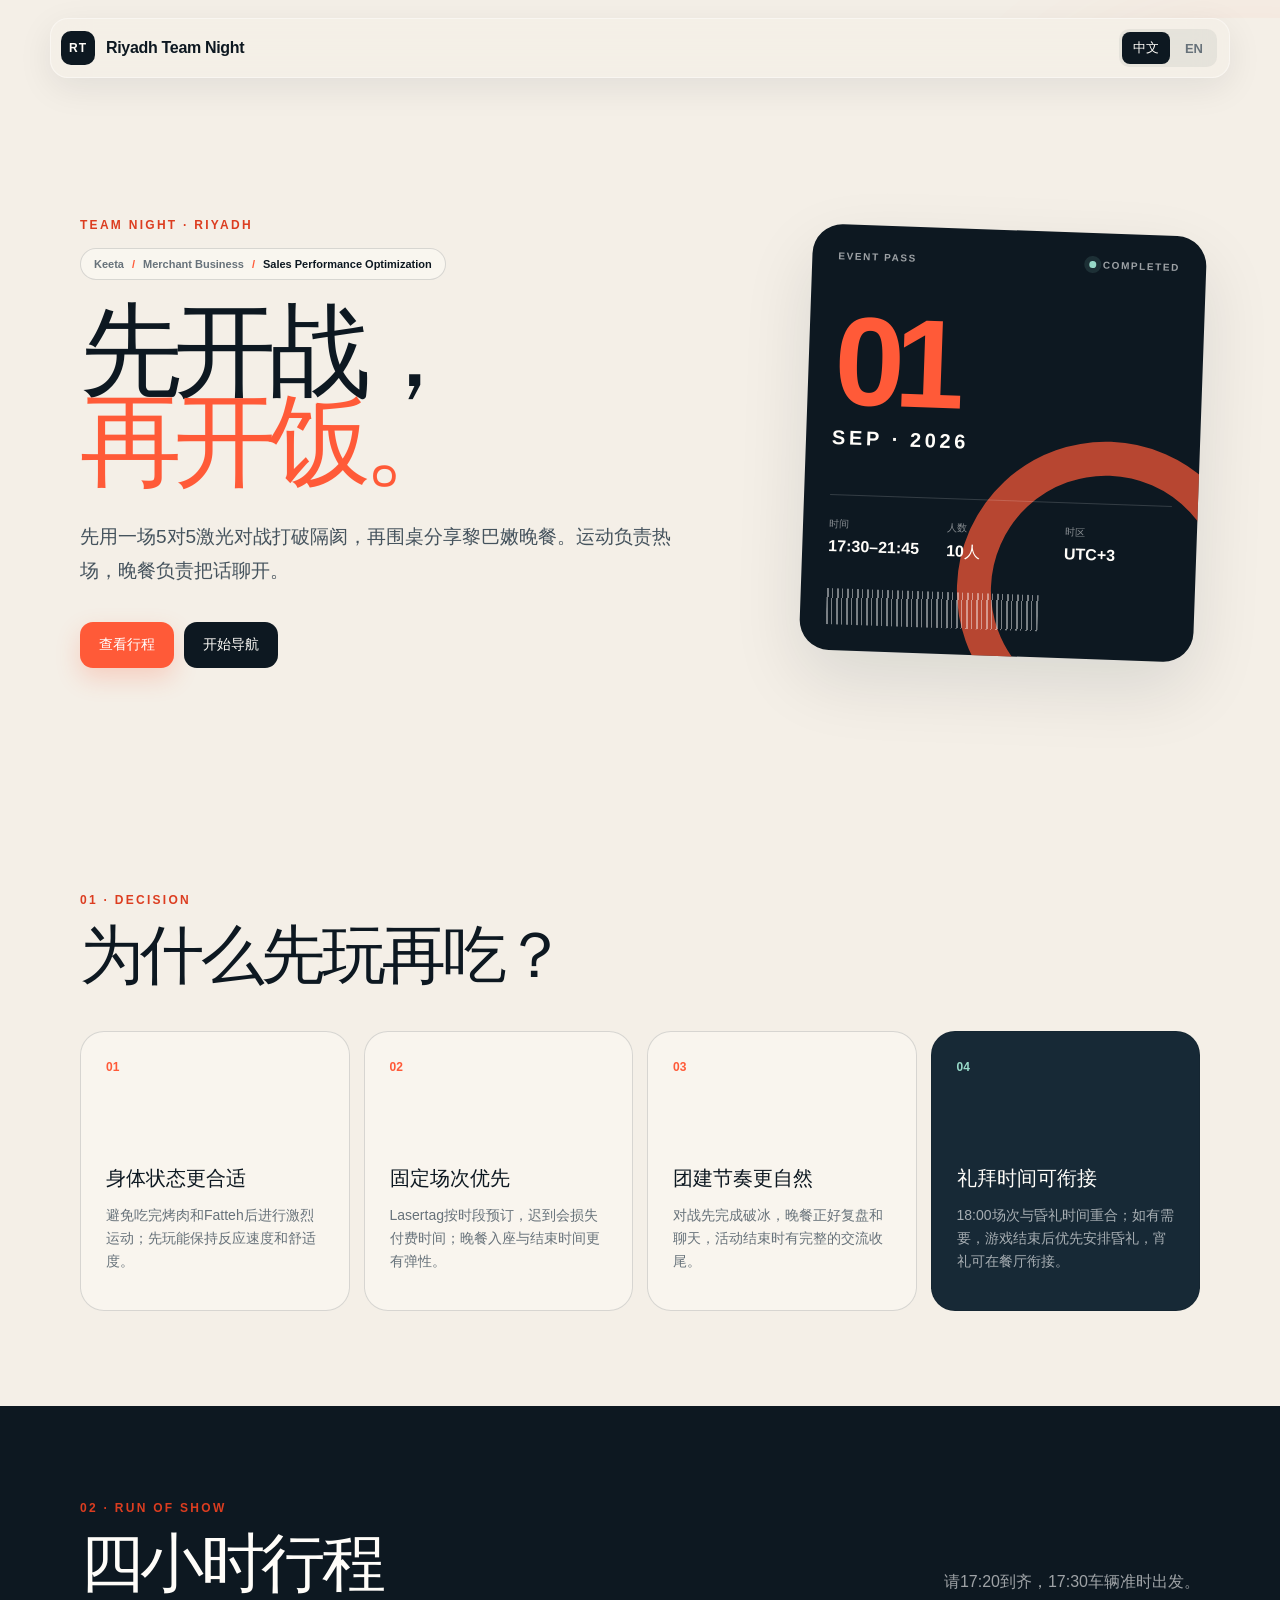
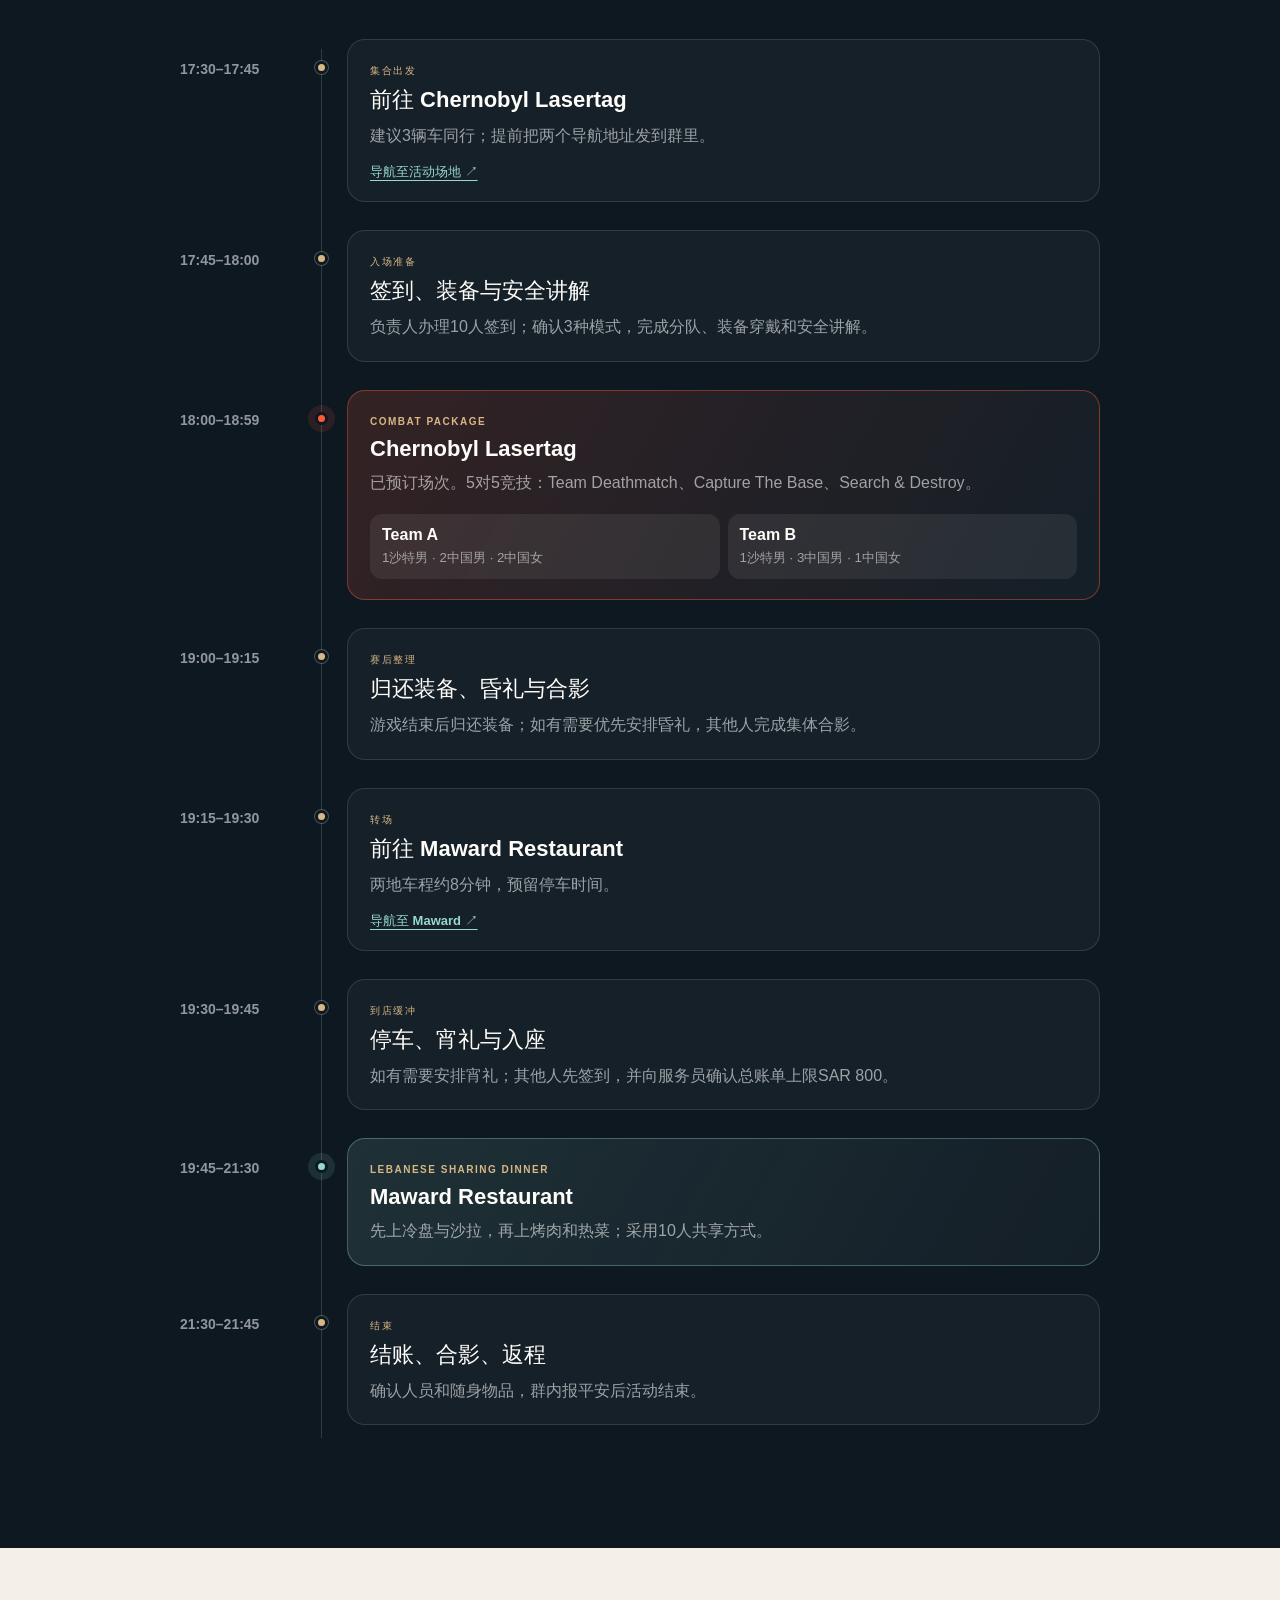
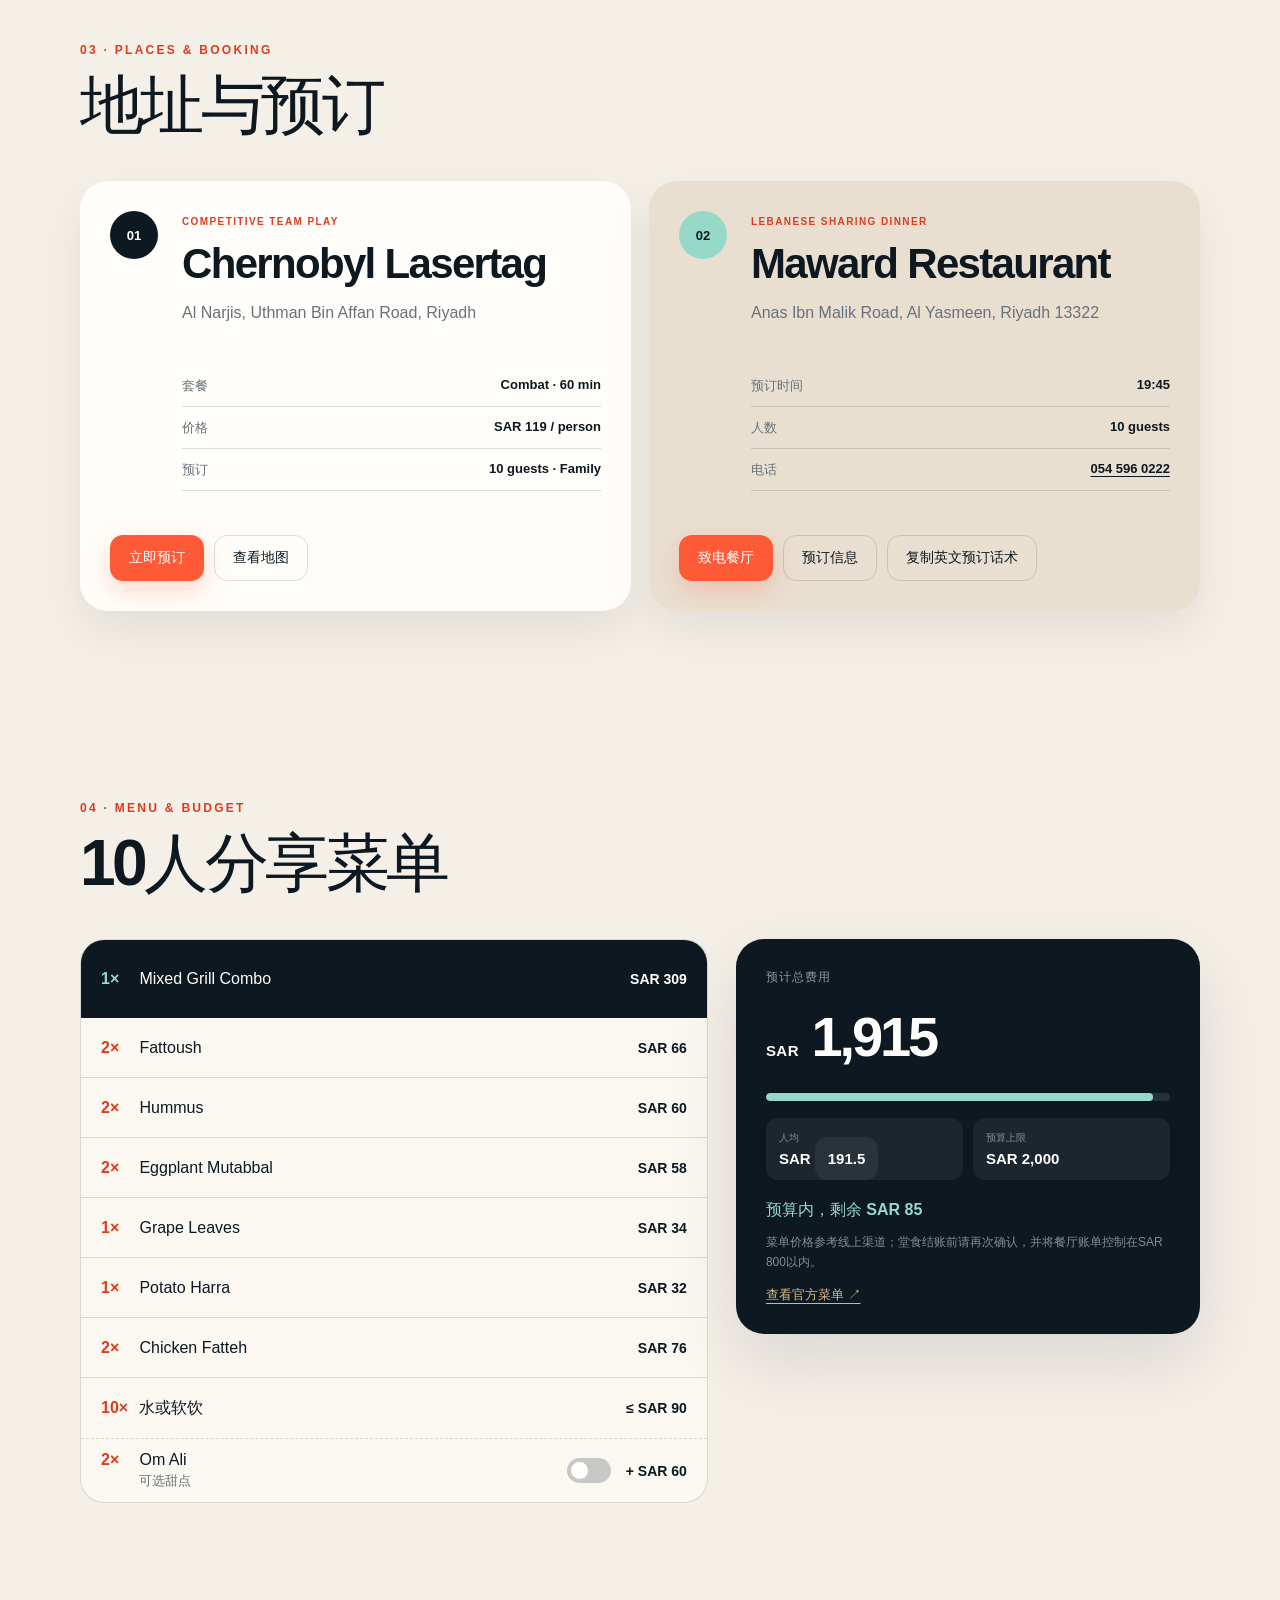
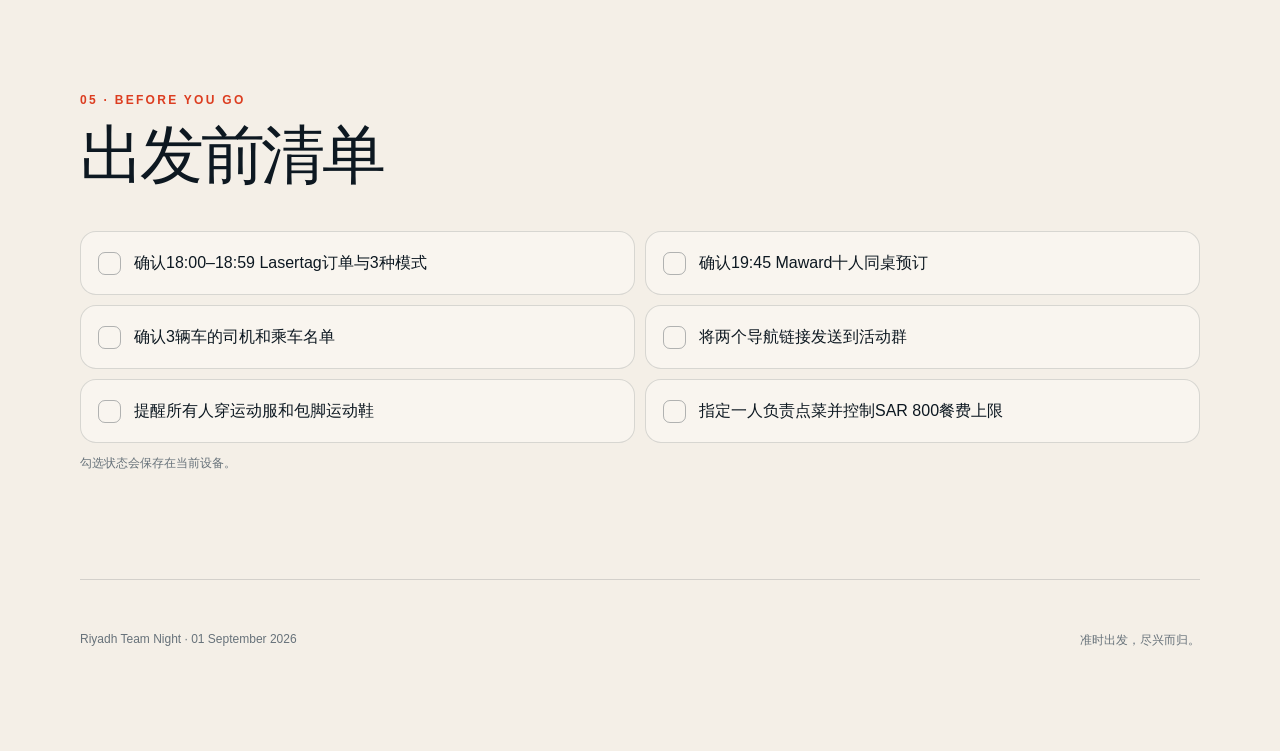
<file: index.html>
<!doctype html>
<html lang="zh-CN">
  <head>
    <meta charset="UTF-8" />
    <meta name="viewport" content="width=device-width, initial-scale=1.0" />
    <meta name="theme-color" content="#0d1821" />
    <meta
      name="description"
      content="2026年9月1日利雅得团队建设活动攻略：Chernobyl Lasertag 与 Maward Lebanese Dinner。"
    />
    <title>Riyadh Team Night · 团建活动攻略</title>
    <link rel="stylesheet" href="styles.css" />
    <script src="app.js" defer></script>
  </head>
  <body>
    <div class="ambient ambient-one"></div>
    <div class="ambient ambient-two"></div>

    <header class="site-header">
      <a class="brand" href="#top" aria-label="Riyadh Team Night home">
        <span class="brand-mark">RT</span>
        <span>Riyadh Team Night</span>
      </a>
      <nav class="header-actions" aria-label="Page tools">
        <button class="language-button is-active" data-language="zh" type="button">中文</button>
        <button class="language-button" data-language="en" type="button">EN</button>
      </nav>
    </header>

    <main id="top">
      <section class="hero section-shell">
        <div class="hero-copy">
          <p class="eyebrow" data-i18n="heroEyebrow">TEAM NIGHT · RIYADH</p>
          <div class="org-path" aria-label="Organization">
            <span>Keeta</span>
            <i>/</i>
            <span>Merchant Business</span>
            <i>/</i>
            <strong>Sales Performance Optimization</strong>
          </div>
          <h1 data-i18n="heroTitle">先开战，<br /><span>再开饭。</span></h1>
          <p class="hero-lead" data-i18n="heroLead">
            先用一场5对5激光对战打破隔阂，再围桌分享黎巴嫩晚餐。运动负责热场，晚餐负责把话聊开。
          </p>
          <div class="hero-actions">
            <a class="button button-primary" href="#schedule" data-i18n="viewSchedule">查看行程</a>
            <a
              class="button button-secondary"
              href="https://www.google.com/maps/dir/?api=1&origin=24.828769,46.651329&destination=Chernobyl%20Lasertag%2C%20Riyadh&travelmode=driving"
              target="_blank"
              rel="noreferrer"
              data-i18n="startNavigation"
            >开始导航</a>
          </div>
        </div>

        <aside class="event-pass" aria-label="Event summary">
          <div class="pass-topline">
            <span data-i18n="eventPass">EVENT PASS</span>
            <span class="live-dot"><i></i><span data-countdown>READY</span></span>
          </div>
          <p class="pass-date">01</p>
          <p class="pass-month">SEP · 2026</p>
          <dl class="pass-details">
            <div>
              <dt data-i18n="timeLabel">时间</dt>
              <dd>17:30–21:45</dd>
            </div>
            <div>
              <dt data-i18n="peopleLabel">人数</dt>
              <dd data-i18n="peopleValue">10人</dd>
            </div>
            <div>
              <dt data-i18n="timezoneLabel">时区</dt>
              <dd>UTC+3</dd>
            </div>
          </dl>
          <div class="barcode" aria-hidden="true"></div>
        </aside>
      </section>

      <section class="decision section-shell" aria-labelledby="decision-title">
        <div class="section-heading">
          <p class="section-kicker">01 · DECISION</p>
          <h2 id="decision-title" data-i18n="decisionTitle">为什么先玩再吃？</h2>
        </div>
        <div class="decision-grid">
          <article class="reason-card">
            <span class="reason-number">01</span>
            <h3 data-i18n="reasonOneTitle">身体状态更合适</h3>
            <p data-i18n="reasonOneBody">避免吃完烤肉和Fatteh后进行激烈运动；先玩能保持反应速度和舒适度。</p>
          </article>
          <article class="reason-card">
            <span class="reason-number">02</span>
            <h3 data-i18n="reasonTwoTitle">固定场次优先</h3>
            <p data-i18n="reasonTwoBody">Lasertag按时段预订，迟到会损失付费时间；晚餐入座与结束时间更有弹性。</p>
          </article>
          <article class="reason-card">
            <span class="reason-number">03</span>
            <h3 data-i18n="reasonThreeTitle">团建节奏更自然</h3>
            <p data-i18n="reasonThreeBody">对战先完成破冰，晚餐正好复盘和聊天，活动结束时有完整的交流收尾。</p>
          </article>
          <article class="reason-card prayer-card">
            <span class="reason-number">04</span>
            <h3 data-i18n="reasonFourTitle">礼拜时间可衔接</h3>
            <p data-i18n="reasonFourBody">18:00场次与昏礼时间重合；如有需要，游戏结束后优先安排昏礼，宵礼可在餐厅衔接。</p>
          </article>
        </div>
      </section>

      <section class="schedule section-shell" id="schedule" aria-labelledby="schedule-title">
        <div class="section-heading schedule-heading">
          <div>
            <p class="section-kicker">02 · RUN OF SHOW</p>
            <h2 id="schedule-title" data-i18n="scheduleTitle">四小时行程</h2>
          </div>
          <p class="section-note" data-i18n="scheduleNote">请17:20到齐，17:30车辆准时出发。</p>
        </div>

        <div class="timeline">
          <article class="timeline-item is-transit">
            <time>17:30–17:45</time>
            <div class="timeline-dot"></div>
            <div class="timeline-card">
              <span class="tag" data-i18n="transitTag">集合出发</span>
              <h3 data-i18n="departTitle">前往 Chernobyl Lasertag</h3>
              <p data-i18n="departBody">建议3辆车同行；提前把两个导航地址发到群里。</p>
              <a href="https://www.google.com/maps/dir/?api=1&origin=24.828769,46.651329&destination=Chernobyl%20Lasertag%2C%20Riyadh&travelmode=driving" target="_blank" rel="noreferrer" data-i18n="navActivity">导航至活动场地 ↗</a>
            </div>
          </article>

          <article class="timeline-item">
            <time>17:45–18:00</time>
            <div class="timeline-dot"></div>
            <div class="timeline-card">
              <span class="tag" data-i18n="prepareTag">入场准备</span>
              <h3 data-i18n="checkinTitle">签到、装备与安全讲解</h3>
              <p data-i18n="checkinBody">负责人办理10人签到；确认3种模式，完成分队、装备穿戴和安全讲解。</p>
            </div>
          </article>

          <article class="timeline-item is-highlight">
            <time>18:00–18:59</time>
            <div class="timeline-dot"></div>
            <div class="timeline-card">
              <span class="tag">COMBAT PACKAGE</span>
              <h3>Chernobyl Lasertag</h3>
              <p data-i18n="gameBody">已预订场次。5对5竞技：Team Deathmatch、Capture The Base、Search &amp; Destroy。</p>
              <div class="team-split">
                <span><b>Team A</b><small data-i18n="teamA">1沙特男 · 2中国男 · 2中国女</small></span>
                <span><b>Team B</b><small data-i18n="teamB">1沙特男 · 3中国男 · 1中国女</small></span>
              </div>
            </div>
          </article>

          <article class="timeline-item is-transit">
            <time>19:00–19:15</time>
            <div class="timeline-dot"></div>
            <div class="timeline-card">
              <span class="tag" data-i18n="transferTag">赛后整理</span>
              <h3 data-i18n="transferTitle">归还装备、昏礼与合影</h3>
              <p data-i18n="transferBody">游戏结束后归还装备；如有需要优先安排昏礼，其他人完成集体合影。</p>
            </div>
          </article>

          <article class="timeline-item">
            <time>19:15–19:30</time>
            <div class="timeline-dot"></div>
            <div class="timeline-card">
              <span class="tag" data-i18n="arrivalTag">转场</span>
              <h3 data-i18n="arrivalTitle">前往 Maward Restaurant</h3>
              <p data-i18n="arrivalBody">两地车程约8分钟，预留停车时间。</p>
              <a href="https://www.google.com/maps/dir/?api=1&origin=Chernobyl%20Lasertag%2C%20Riyadh&destination=Maward%20Restaurant%20Al%20Yasmeen%2C%20Riyadh&travelmode=driving" target="_blank" rel="noreferrer" data-i18n="navDinner">导航至 Maward ↗</a>
            </div>
          </article>

          <article class="timeline-item">
            <time>19:30–19:45</time>
            <div class="timeline-dot"></div>
            <div class="timeline-card">
              <span class="tag" data-i18n="seatTag">到店缓冲</span>
              <h3 data-i18n="seatTitle">停车、宵礼与入座</h3>
              <p data-i18n="seatBody">如有需要安排宵礼；其他人先签到，并向服务员确认总账单上限SAR 800。</p>
            </div>
          </article>

          <article class="timeline-item is-highlight is-dinner">
            <time>19:45–21:30</time>
            <div class="timeline-dot"></div>
            <div class="timeline-card">
              <span class="tag">LEBANESE SHARING DINNER</span>
              <h3>Maward Restaurant</h3>
              <p data-i18n="dinnerBody">先上冷盘与沙拉，再上烤肉和热菜；采用10人共享方式。</p>
            </div>
          </article>

          <article class="timeline-item">
            <time>21:30–21:45</time>
            <div class="timeline-dot"></div>
            <div class="timeline-card">
              <span class="tag" data-i18n="finishTag">结束</span>
              <h3 data-i18n="finishTitle">结账、合影、返程</h3>
              <p data-i18n="finishBody">确认人员和随身物品，群内报平安后活动结束。</p>
            </div>
          </article>
        </div>
      </section>

      <section class="places section-shell" aria-labelledby="places-title">
        <div class="section-heading">
          <p class="section-kicker">03 · PLACES &amp; BOOKING</p>
          <h2 id="places-title" data-i18n="placesTitle">地址与预订</h2>
        </div>
        <div class="place-grid">
          <article class="place-card activity-place">
            <div class="place-number">01</div>
            <div>
              <p class="place-type">COMPETITIVE TEAM PLAY</p>
              <h3>Chernobyl Lasertag</h3>
              <p class="address">Al Narjis, Uthman Bin Affan Road, Riyadh</p>
              <dl class="place-facts">
                <div><dt data-i18n="packageLabel">套餐</dt><dd>Combat · 60 min</dd></div>
                <div><dt data-i18n="priceLabel">价格</dt><dd>SAR 119 / person</dd></div>
                <div><dt data-i18n="bookingLabel">预订</dt><dd>10 guests · Family</dd></div>
              </dl>
            </div>
            <div class="place-actions">
              <a class="button button-primary" href="https://www.chernobylarena.com/booking/?package=16002" target="_blank" rel="noreferrer" data-i18n="bookNow">立即预订</a>
              <a class="button button-quiet" href="https://www.google.com/maps/search/?api=1&query=Chernobyl%20Lasertag%2C%20Riyadh" target="_blank" rel="noreferrer" data-i18n="openMap">查看地图</a>
            </div>
          </article>

          <article class="place-card dinner-place">
            <div class="place-number">02</div>
            <div>
              <p class="place-type">LEBANESE SHARING DINNER</p>
              <h3>Maward Restaurant</h3>
              <p class="address">Anas Ibn Malik Road, Al Yasmeen, Riyadh 13322</p>
              <dl class="place-facts">
                <div><dt data-i18n="reservationTime">预订时间</dt><dd>19:45</dd></div>
                <div><dt data-i18n="partySize">人数</dt><dd>10 guests</dd></div>
                <div><dt data-i18n="phoneLabel">电话</dt><dd><a href="tel:+966545960222">054 596 0222</a></dd></div>
              </dl>
            </div>
            <div class="place-actions">
              <a class="button button-primary" href="tel:+966545960222" data-i18n="callRestaurant">致电餐厅</a>
              <a class="button button-quiet" href="https://www.ma-ward.com/reservations.html" target="_blank" rel="noreferrer" data-i18n="reservationInfo">预订信息</a>
              <button class="button button-quiet" type="button" data-copy-booking data-i18n="copyMessage">复制英文预订话术</button>
            </div>
          </article>
        </div>
      </section>

      <section class="menu-budget section-shell" aria-labelledby="budget-title">
        <div class="section-heading">
          <p class="section-kicker">04 · MENU &amp; BUDGET</p>
          <h2 id="budget-title" data-i18n="budgetTitle">10人分享菜单</h2>
        </div>
        <div class="budget-layout">
          <div class="menu-list">
            <div class="menu-row menu-featured"><span><b>1×</b> Mixed Grill Combo</span><strong>SAR 309</strong></div>
            <div class="menu-row"><span><b>2×</b> Fattoush</span><strong>SAR 66</strong></div>
            <div class="menu-row"><span><b>2×</b> Hummus</span><strong>SAR 60</strong></div>
            <div class="menu-row"><span><b>2×</b> Eggplant Mutabbal</span><strong>SAR 58</strong></div>
            <div class="menu-row"><span><b>1×</b> Grape Leaves</span><strong>SAR 34</strong></div>
            <div class="menu-row"><span><b>1×</b> Potato Harra</span><strong>SAR 32</strong></div>
            <div class="menu-row"><span><b>2×</b> Chicken Fatteh</span><strong>SAR 76</strong></div>
            <div class="menu-row"><span><b>10×</b> <span data-i18n="drinks">水或软饮</span></span><strong>≤ SAR 90</strong></div>
            <label class="dessert-toggle">
              <span><b>2×</b> Om Ali <small data-i18n="optionalDessert">可选甜点</small></span>
              <span class="switch"><input type="checkbox" data-dessert-toggle /><i></i></span>
              <strong>+ SAR 60</strong>
            </label>
          </div>

          <aside class="budget-card">
            <p class="budget-label" data-i18n="estimatedTotal">预计总费用</p>
            <p class="budget-total"><small>SAR</small> <span data-total>1,915</span></p>
            <div class="budget-meter"><i data-budget-bar></i></div>
            <div class="budget-meta">
              <span><small data-i18n="perPerson">人均</small><b>SAR <span data-per-person>191.5</span></b></span>
              <span><small data-i18n="budgetCap">预算上限</small><b>SAR 2,000</b></span>
            </div>
            <p class="budget-status" data-budget-status data-i18n="withinBudget">预算内，剩余 SAR 85</p>
            <p class="budget-disclaimer" data-i18n="priceDisclaimer">菜单价格参考线上渠道；堂食结账前请再次确认，并将餐厅账单控制在SAR 800以内。</p>
            <a href="https://www.ma-ward.com/restaurant-menu.html" target="_blank" rel="noreferrer" data-i18n="viewMenu">查看官方菜单 ↗</a>
          </aside>
        </div>
      </section>

      <section class="checklist section-shell" aria-labelledby="checklist-title">
        <div class="section-heading">
          <p class="section-kicker">05 · BEFORE YOU GO</p>
          <h2 id="checklist-title" data-i18n="checklistTitle">出发前清单</h2>
        </div>
        <div class="checklist-grid">
          <label><input type="checkbox" data-check="laser-booking" /><i></i><span data-i18n="checkOne">确认18:00–18:59 Lasertag订单与3种模式</span></label>
          <label><input type="checkbox" data-check="restaurant-booking" /><i></i><span data-i18n="checkTwo">确认19:45 Maward十人同桌预订</span></label>
          <label><input type="checkbox" data-check="drivers" /><i></i><span data-i18n="checkThree">确认3辆车的司机和乘车名单</span></label>
          <label><input type="checkbox" data-check="maps" /><i></i><span data-i18n="checkFour">将两个导航链接发送到活动群</span></label>
          <label><input type="checkbox" data-check="clothing" /><i></i><span data-i18n="checkFive">提醒所有人穿运动服和包脚运动鞋</span></label>
          <label><input type="checkbox" data-check="budget" /><i></i><span data-i18n="checkSix">指定一人负责点菜并控制SAR 800餐费上限</span></label>
        </div>
        <p class="saved-note" data-i18n="savedNote">勾选状态会保存在当前设备。</p>
      </section>
    </main>

    <footer>
      <p>Riyadh Team Night · 01 September 2026</p>
      <p data-i18n="footerNote">准时出发，尽兴而归。</p>
    </footer>

    <div class="mobile-actions" aria-label="Quick actions">
      <a href="https://www.google.com/maps/dir/?api=1&origin=24.828769,46.651329&destination=Chernobyl%20Lasertag%2C%20Riyadh&travelmode=driving" target="_blank" rel="noreferrer" data-i18n="navigationShort">导航</a>
      <a href="https://www.chernobylarena.com/booking/?package=16002" target="_blank" rel="noreferrer" data-i18n="bookingShort">预订</a>
      <a href="tel:+966545960222" data-i18n="callShort">电话</a>
    </div>

    <div class="toast" role="status" aria-live="polite" data-toast></div>
  </body>
</html>
</file>
<file: styles.css>
:root {
  --ink: #0d1821;
  --ink-soft: #172936;
  --paper: #f4efe7;
  --paper-deep: #e9dfd0;
  --sand: #d9b785;
  --signal: #ff5a38;
  --signal-dark: #dc3d20;
  --mint: #97d9c8;
  --white: #fffdf9;
  --muted: #67727a;
  --line: rgba(13, 24, 33, 0.14);
  --radius: 24px;
  --shadow: 0 28px 70px rgba(13, 24, 33, 0.11);
  font-family: Inter, ui-sans-serif, -apple-system, BlinkMacSystemFont, "Segoe UI", "PingFang SC", "Microsoft YaHei", sans-serif;
  color: var(--ink);
  background: var(--paper);
  font-synthesis: none;
}

* { box-sizing: border-box; }
html { scroll-behavior: smooth; }
body { margin: 0; min-width: 320px; overflow-x: hidden; background: var(--paper); }
a { color: inherit; }
button, input { font: inherit; }
button, a { -webkit-tap-highlight-color: transparent; }

.ambient {
  position: fixed;
  z-index: -1;
  width: 420px;
  height: 420px;
  border-radius: 50%;
  filter: blur(90px);
  opacity: 0.18;
  pointer-events: none;
}
.ambient-one { top: 80px; right: -180px; background: var(--signal); }
.ambient-two { top: 850px; left: -250px; background: var(--mint); }

.site-header {
  position: sticky;
  top: 0;
  z-index: 20;
  display: flex;
  justify-content: space-between;
  align-items: center;
  width: min(1180px, calc(100% - 40px));
  margin: 18px auto 0;
  padding: 10px 12px 10px 10px;
  border: 1px solid rgba(255,255,255,.44);
  border-radius: 18px;
  background: rgba(244, 239, 231, 0.82);
  backdrop-filter: blur(18px);
  box-shadow: 0 10px 35px rgba(13,24,33,.08);
}
.brand { display: flex; align-items: center; gap: 11px; text-decoration: none; font-weight: 800; letter-spacing: -.02em; }
.brand-mark { display: grid; place-items: center; width: 34px; height: 34px; color: var(--white); background: var(--ink); border-radius: 10px; font-size: 12px; letter-spacing: .08em; }
.header-actions { display: flex; gap: 4px; padding: 3px; border-radius: 10px; background: rgba(13,24,33,.06); }
.language-button { border: 0; padding: 7px 11px; border-radius: 8px; color: var(--muted); background: transparent; cursor: pointer; font-size: 13px; font-weight: 700; }
.language-button.is-active { color: var(--white); background: var(--ink); }

.section-shell { width: min(1120px, calc(100% - 40px)); margin: 0 auto; }
.hero { display: grid; grid-template-columns: 1.25fr .75fr; align-items: center; gap: 70px; min-height: 720px; padding: 95px 0 85px; }
.eyebrow, .section-kicker { margin: 0 0 16px; color: var(--signal-dark); font-size: 12px; font-weight: 900; letter-spacing: .19em; }
.org-path { display: flex; flex-wrap: wrap; align-items: center; gap: 8px; width: fit-content; max-width: 100%; margin: 0 0 26px; padding: 9px 13px; border: 1px solid var(--line); border-radius: 999px; color: var(--muted); background: rgba(255,253,249,.48); font-size: 11px; font-weight: 700; }
.org-path i { color: var(--signal); font-style: normal; }
.org-path strong { color: var(--ink); }
.hero h1 { margin: 0; font-size: clamp(62px, 8vw, 112px); line-height: .88; letter-spacing: -.075em; }
.hero h1 span { color: var(--signal); }
.hero-lead { max-width: 600px; margin: 34px 0 0; color: #45535d; font-size: 19px; line-height: 1.8; }
.hero-actions, .place-actions { display: flex; flex-wrap: wrap; gap: 10px; margin-top: 34px; }
.button { display: inline-flex; align-items: center; justify-content: center; min-height: 46px; padding: 0 18px; border: 1px solid transparent; border-radius: 13px; text-decoration: none; font-size: 14px; font-weight: 800; cursor: pointer; transition: transform .2s ease, box-shadow .2s ease, background .2s ease; }
.button:hover { transform: translateY(-2px); }
.button-primary { color: white; background: var(--signal); box-shadow: 0 10px 25px rgba(255,90,56,.22); }
.button-primary:hover { background: var(--signal-dark); }
.button-secondary { color: var(--white); background: var(--ink); }
.button-quiet { border-color: var(--line); color: var(--ink); background: transparent; }

.event-pass { position: relative; overflow: hidden; padding: 26px; color: var(--white); background: var(--ink); border-radius: 30px; box-shadow: var(--shadow); transform: rotate(2deg); }
.event-pass::after { content: ""; position: absolute; right: -60px; bottom: -80px; width: 230px; height: 230px; border: 34px solid rgba(255,90,56,.7); border-radius: 50%; }
.pass-topline { display: flex; justify-content: space-between; color: rgba(255,255,255,.6); font-size: 10px; font-weight: 800; letter-spacing: .16em; }
.live-dot { display: flex; align-items: center; gap: 7px; }
.live-dot i { width: 7px; height: 7px; border-radius: 50%; background: var(--mint); box-shadow: 0 0 0 5px rgba(151,217,200,.12); }
.pass-date { margin: 50px 0 -12px; color: var(--signal); font-size: 126px; font-weight: 900; line-height: .8; letter-spacing: -.08em; }
.pass-month { margin: 26px 0 45px; font-size: 20px; font-weight: 800; letter-spacing: .18em; }
.pass-details { position: relative; z-index: 1; display: grid; grid-template-columns: repeat(3, 1fr); gap: 12px; padding-top: 22px; border-top: 1px solid rgba(255,255,255,.16); }
.pass-details dt { color: rgba(255,255,255,.5); font-size: 10px; text-transform: uppercase; }
.pass-details dd { margin: 6px 0 0; font-weight: 800; }
.barcode { position: relative; z-index: 1; width: 62%; height: 36px; margin-top: 30px; opacity: .45; background: repeating-linear-gradient(90deg, #fff 0 2px, transparent 2px 5px, #fff 5px 6px, transparent 6px 10px); }

.decision, .schedule, .places, .menu-budget, .checklist { padding: 95px 0; }
.section-heading { margin-bottom: 44px; }
.section-heading h2 { max-width: 760px; margin: 0; font-size: clamp(38px, 5vw, 66px); line-height: 1; letter-spacing: -.055em; }
.decision-grid { display: grid; grid-template-columns: repeat(4, 1fr); gap: 14px; }
.reason-card { min-height: 280px; padding: 25px; border: 1px solid var(--line); border-radius: var(--radius); background: rgba(255,253,249,.44); }
.reason-card:hover { background: var(--white); box-shadow: 0 18px 40px rgba(13,24,33,.08); transform: translateY(-3px); transition: .25s ease; }
.reason-number { color: var(--signal); font-size: 12px; font-weight: 900; }
.reason-card h3 { margin: 90px 0 12px; font-size: 20px; }
.reason-card p { margin: 0; color: var(--muted); line-height: 1.65; font-size: 14px; }
.prayer-card { color: var(--white); background: var(--ink-soft); }
.prayer-card:hover { background: var(--ink); }
.prayer-card p { color: rgba(255,255,255,.62); }
.prayer-card .reason-number { color: var(--mint); }

.schedule { width: 100%; max-width: none; padding-left: max(20px, calc((100% - 1120px)/2)); padding-right: max(20px, calc((100% - 1120px)/2)); background: var(--ink); color: var(--white); }
.schedule-heading { display: flex; align-items: flex-end; justify-content: space-between; gap: 35px; }
.section-note { max-width: 390px; margin: 0; color: rgba(255,255,255,.6); line-height: 1.7; }
.timeline { position: relative; max-width: 920px; margin: 0 auto; }
.timeline::before { content: ""; position: absolute; top: 10px; bottom: 15px; left: 141px; width: 1px; background: rgba(255,255,255,.15); }
.timeline-item { position: relative; display: grid; grid-template-columns: 115px 24px 1fr; gap: 14px; padding: 0 0 28px; }
.timeline-item time { padding-top: 22px; color: rgba(255,255,255,.55); font-size: 14px; font-weight: 800; font-variant-numeric: tabular-nums; }
.timeline-dot { position: relative; z-index: 1; width: 13px; height: 13px; margin: 22px auto 0; border: 3px solid var(--ink); border-radius: 50%; background: var(--sand); box-shadow: 0 0 0 1px rgba(255,255,255,.25); }
.timeline-card { padding: 20px 22px; border: 1px solid rgba(255,255,255,.12); border-radius: 18px; background: rgba(255,255,255,.035); }
.timeline-card h3 { margin: 7px 0 8px; font-size: 22px; }
.timeline-card p { margin: 0; color: rgba(255,255,255,.58); line-height: 1.65; }
.timeline-card a { display: inline-block; margin-top: 14px; color: var(--mint); font-size: 13px; font-weight: 800; text-underline-offset: 4px; }
.tag { color: var(--sand); font-size: 10px; font-weight: 900; letter-spacing: .15em; }
.is-highlight .timeline-dot { background: var(--signal); box-shadow: 0 0 0 7px rgba(255,90,56,.13); }
.is-highlight .timeline-card { border-color: rgba(255,90,56,.42); background: linear-gradient(120deg, rgba(255,90,56,.16), rgba(255,255,255,.03)); }
.is-dinner .timeline-dot { background: var(--mint); box-shadow: 0 0 0 7px rgba(151,217,200,.12); }
.is-dinner .timeline-card { border-color: rgba(151,217,200,.35); background: linear-gradient(120deg, rgba(151,217,200,.13), rgba(255,255,255,.03)); }
.team-split { display: grid; grid-template-columns: 1fr 1fr; gap: 8px; margin-top: 18px; }
.team-split span { padding: 12px; border-radius: 12px; background: rgba(255,255,255,.07); }
.team-split b, .team-split small { display: block; }
.team-split small { margin-top: 5px; color: rgba(255,255,255,.55); }

.place-grid { display: grid; grid-template-columns: 1fr 1fr; gap: 18px; }
.place-card { display: grid; grid-template-columns: auto 1fr; gap: 24px; min-height: 430px; padding: 30px; border-radius: 28px; background: var(--white); box-shadow: 0 20px 45px rgba(13,24,33,.07); }
.place-number { display: grid; place-items: center; width: 48px; height: 48px; border-radius: 50%; color: white; background: var(--ink); font-size: 13px; font-weight: 900; }
.place-type { margin: 5px 0 16px; color: var(--signal-dark); font-size: 10px; font-weight: 900; letter-spacing: .14em; }
.place-card h3 { margin: 0; font-size: clamp(28px, 4vw, 42px); line-height: 1; letter-spacing: -.04em; }
.address { min-height: 46px; margin: 16px 0 30px; color: var(--muted); line-height: 1.55; }
.place-facts { display: grid; gap: 12px; margin: 0; }
.place-facts div { display: flex; justify-content: space-between; gap: 20px; padding-bottom: 11px; border-bottom: 1px solid var(--line); }
.place-facts dt { color: var(--muted); font-size: 13px; }
.place-facts dd { margin: 0; text-align: right; font-size: 13px; font-weight: 800; }
.place-facts a { text-underline-offset: 3px; }
.place-actions { grid-column: 1 / -1; align-self: end; margin-top: 10px; }
.dinner-place { background: var(--paper-deep); }
.dinner-place .place-number { color: var(--ink); background: var(--mint); }

.budget-layout { display: grid; grid-template-columns: 1.15fr .85fr; gap: 28px; align-items: start; }
.menu-list { overflow: hidden; border: 1px solid var(--line); border-radius: var(--radius); background: rgba(255,253,249,.62); }
.menu-row, .dessert-toggle { display: grid; grid-template-columns: 1fr auto; align-items: center; gap: 15px; min-height: 60px; padding: 12px 20px; border-bottom: 1px solid var(--line); }
.menu-row:last-of-type { border-bottom: 0; }
.menu-row b, .dessert-toggle b { display: inline-block; min-width: 34px; color: var(--signal-dark); }
.menu-row strong, .dessert-toggle strong { font-size: 14px; }
.menu-featured { min-height: 78px; color: var(--white); background: var(--ink); }
.menu-featured b { color: var(--mint); }
.dessert-toggle { grid-template-columns: 1fr auto auto; border-top: 1px dashed var(--line); border-bottom: 0; cursor: pointer; }
.dessert-toggle small { display: block; margin: 3px 0 0 38px; color: var(--muted); }
.switch { position: relative; width: 44px; height: 25px; }
.switch input { position: absolute; z-index: 2; inset: 0; width: 100%; height: 100%; margin: 0; opacity: 0; cursor: pointer; }
.switch i { position: absolute; inset: 0; border-radius: 20px; background: #c8c9c7; transition: .2s ease; }
.switch i::after { content: ""; position: absolute; top: 4px; left: 4px; width: 17px; height: 17px; border-radius: 50%; background: white; transition: .2s ease; }
.switch input:checked + i { background: var(--signal); }
.switch input:checked + i::after { transform: translateX(19px); }
.budget-card { position: sticky; top: 95px; padding: 30px; border-radius: 28px; color: var(--white); background: var(--ink); box-shadow: var(--shadow); }
.budget-label { margin: 0; color: rgba(255,255,255,.55); font-size: 12px; font-weight: 800; letter-spacing: .08em; }
.budget-total { margin: 18px 0 24px; font-size: 56px; font-weight: 900; letter-spacing: -.055em; }
.budget-total small { font-size: 15px; letter-spacing: .03em; }
.budget-meter { overflow: hidden; height: 8px; border-radius: 10px; background: rgba(255,255,255,.1); }
.budget-meter i { display: block; width: 95.75%; height: 100%; border-radius: inherit; background: var(--mint); transition: width .35s ease, background .35s ease; }
.budget-meta { display: grid; grid-template-columns: 1fr 1fr; gap: 10px; margin-top: 17px; }
.budget-meta span { padding: 13px; border-radius: 12px; background: rgba(255,255,255,.06); }
.budget-meta small, .budget-meta b { display: block; }
.budget-meta small { color: rgba(255,255,255,.48); font-size: 10px; }
.budget-meta b { margin-top: 5px; font-size: 15px; }
.budget-status { margin: 20px 0 0; color: var(--mint); font-weight: 800; }
.budget-disclaimer { color: rgba(255,255,255,.5); font-size: 12px; line-height: 1.65; }
.budget-card > a { color: var(--sand); font-size: 13px; font-weight: 800; text-underline-offset: 4px; }

.checklist-grid { display: grid; grid-template-columns: 1fr 1fr; gap: 10px; }
.checklist-grid label { display: flex; align-items: center; gap: 13px; min-height: 64px; padding: 15px 17px; border: 1px solid var(--line); border-radius: 16px; background: rgba(255,253,249,.46); cursor: pointer; }
.checklist-grid input { position: absolute; opacity: 0; }
.checklist-grid i { position: relative; flex: 0 0 23px; width: 23px; height: 23px; border: 1.5px solid rgba(13,24,33,.3); border-radius: 7px; }
.checklist-grid input:checked + i { border-color: var(--signal); background: var(--signal); }
.checklist-grid input:checked + i::after { content: ""; position: absolute; top: 4px; left: 7px; width: 6px; height: 10px; border: solid white; border-width: 0 2px 2px 0; transform: rotate(45deg); }
.checklist-grid label:has(input:checked) span { color: var(--muted); text-decoration: line-through; }
.saved-note { color: var(--muted); font-size: 12px; }

footer { display: flex; justify-content: space-between; gap: 20px; width: min(1120px, calc(100% - 40px)); margin: 0 auto; padding: 40px 0 90px; border-top: 1px solid var(--line); color: var(--muted); font-size: 12px; }
.mobile-actions { display: none; }
.toast { position: fixed; z-index: 50; left: 50%; bottom: 28px; padding: 12px 18px; border-radius: 12px; color: white; background: var(--ink); box-shadow: var(--shadow); opacity: 0; pointer-events: none; transform: translate(-50%, 20px); transition: .25s ease; }
.toast.is-visible { opacity: 1; transform: translate(-50%, 0); }

@media (max-width: 900px) {
  .hero { grid-template-columns: 1fr; gap: 40px; min-height: auto; padding-top: 80px; }
  .event-pass { max-width: 500px; transform: none; }
  .decision-grid { grid-template-columns: 1fr 1fr; }
  .reason-card { min-height: 240px; }
  .reason-card h3 { margin-top: 55px; }
  .place-grid, .budget-layout { grid-template-columns: 1fr; }
  .budget-card { position: static; }
}

@media (max-width: 620px) {
  .site-header, .section-shell, footer { width: min(100% - 28px, 1120px); }
  .site-header { margin-top: 10px; }
  .brand > span:last-child { display: none; }
  .hero { padding: 62px 0 55px; }
  .hero h1 { font-size: 61px; }
  .org-path { gap: 6px; border-radius: 15px; line-height: 1.45; }
  .hero-lead { margin-top: 25px; font-size: 16px; }
  .hero-actions .button { flex: 1; }
  .event-pass { padding: 22px; }
  .pass-date { font-size: 105px; }
  .decision, .schedule, .places, .menu-budget, .checklist { padding-top: 70px; padding-bottom: 70px; }
  .decision-grid, .checklist-grid { grid-template-columns: 1fr; }
  .reason-card { min-height: 210px; }
  .schedule-heading { display: block; }
  .section-note { margin-top: 16px; }
  .timeline::before { left: 7px; }
  .timeline-item { grid-template-columns: 16px 1fr; gap: 12px; }
  .timeline-item time { grid-column: 2; padding: 0 0 7px; color: var(--sand); }
  .timeline-dot { position: absolute; top: 20px; left: 1px; margin: 0; }
  .timeline-card { grid-column: 2; }
  .team-split { grid-template-columns: 1fr; }
  .place-card { grid-template-columns: 1fr; padding: 24px; }
  .place-number { width: 40px; height: 40px; }
  .place-actions { grid-column: 1; }
  .place-actions .button { flex: 1 1 42%; }
  .menu-row, .dessert-toggle { padding-left: 15px; padding-right: 15px; font-size: 13px; }
  .budget-total { font-size: 48px; }
  footer { display: block; padding-bottom: 100px; }
  .mobile-actions { position: fixed; z-index: 30; right: 12px; bottom: 12px; left: 12px; display: grid; grid-template-columns: repeat(3, 1fr); gap: 5px; padding: 5px; border: 1px solid rgba(255,255,255,.15); border-radius: 16px; background: rgba(13,24,33,.92); backdrop-filter: blur(15px); box-shadow: 0 18px 45px rgba(13,24,33,.25); }
  .mobile-actions a { padding: 12px 8px; border-radius: 11px; color: white; text-align: center; text-decoration: none; font-size: 13px; font-weight: 800; }
  .mobile-actions a:first-child { background: var(--signal); }
  .toast { bottom: 82px; }
}

@media (prefers-reduced-motion: reduce) {
  html { scroll-behavior: auto; }
  *, *::before, *::after { transition: none !important; }
}
</file>
